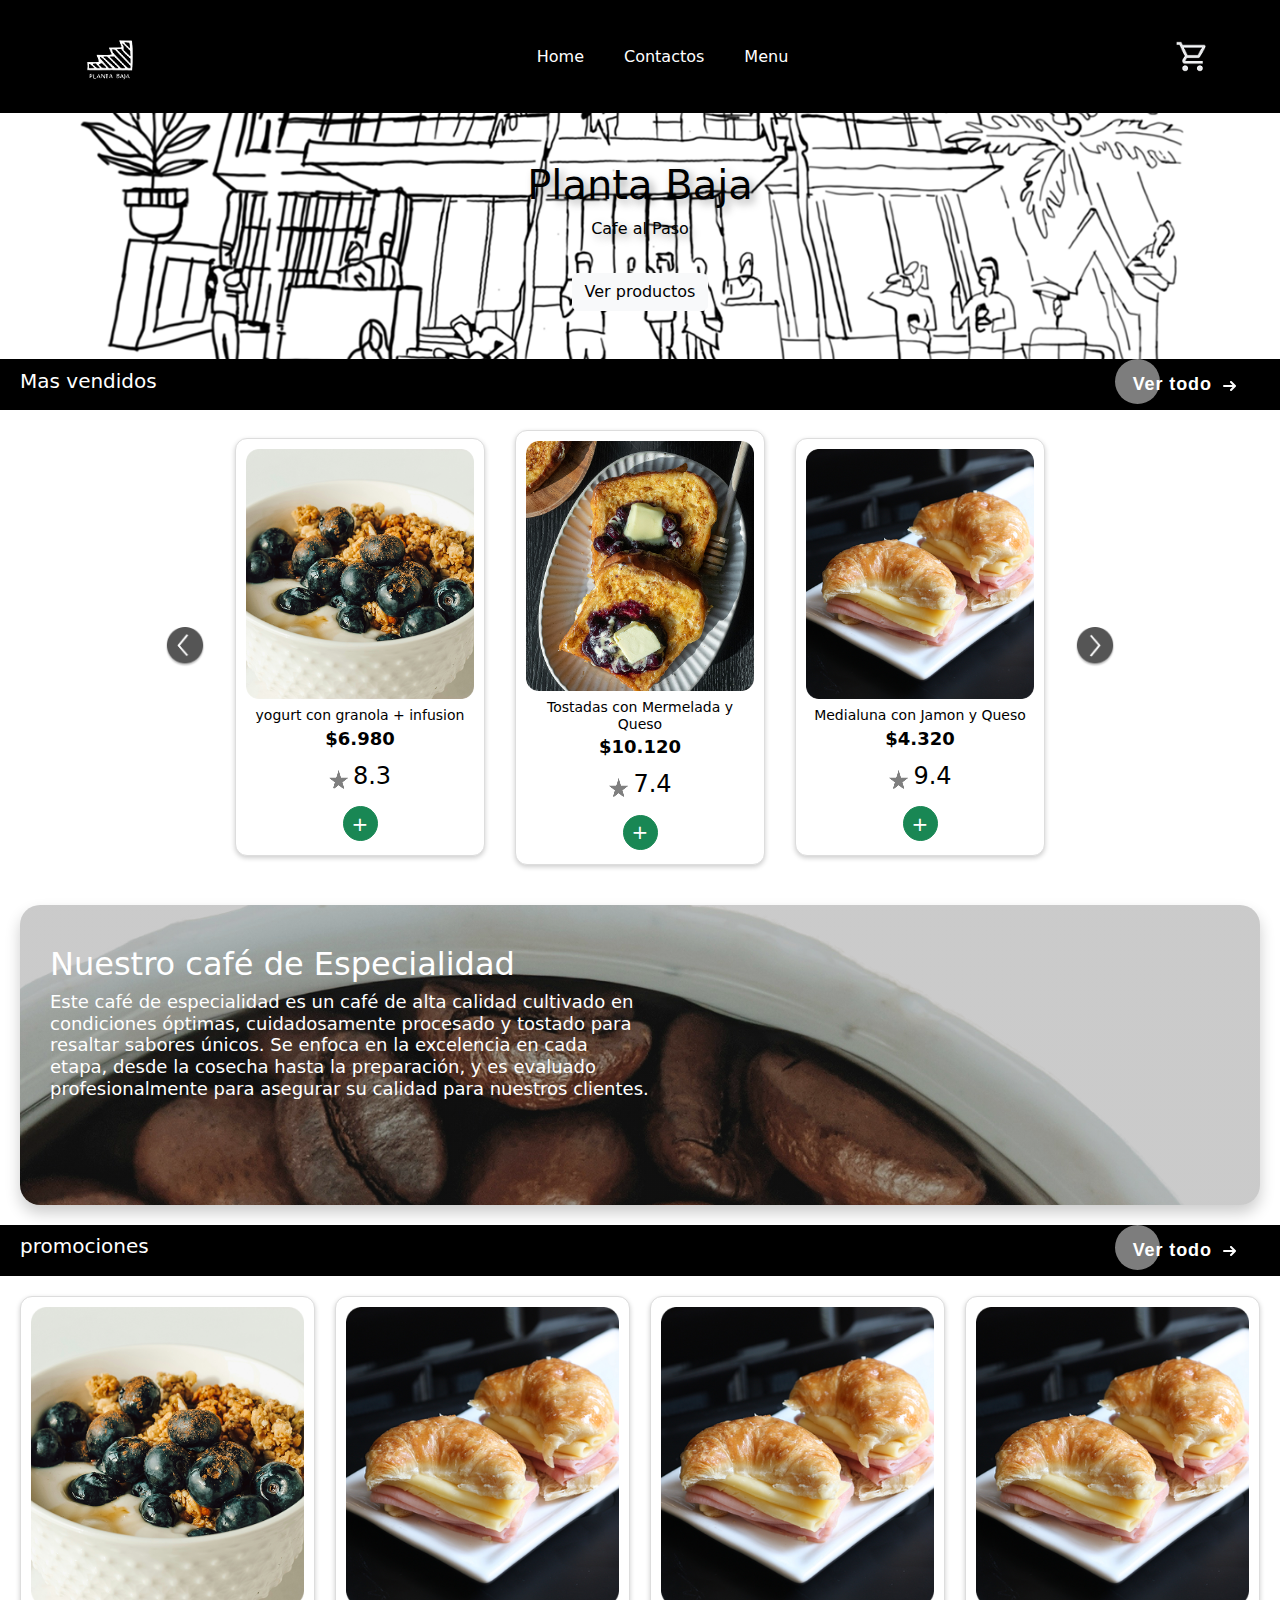
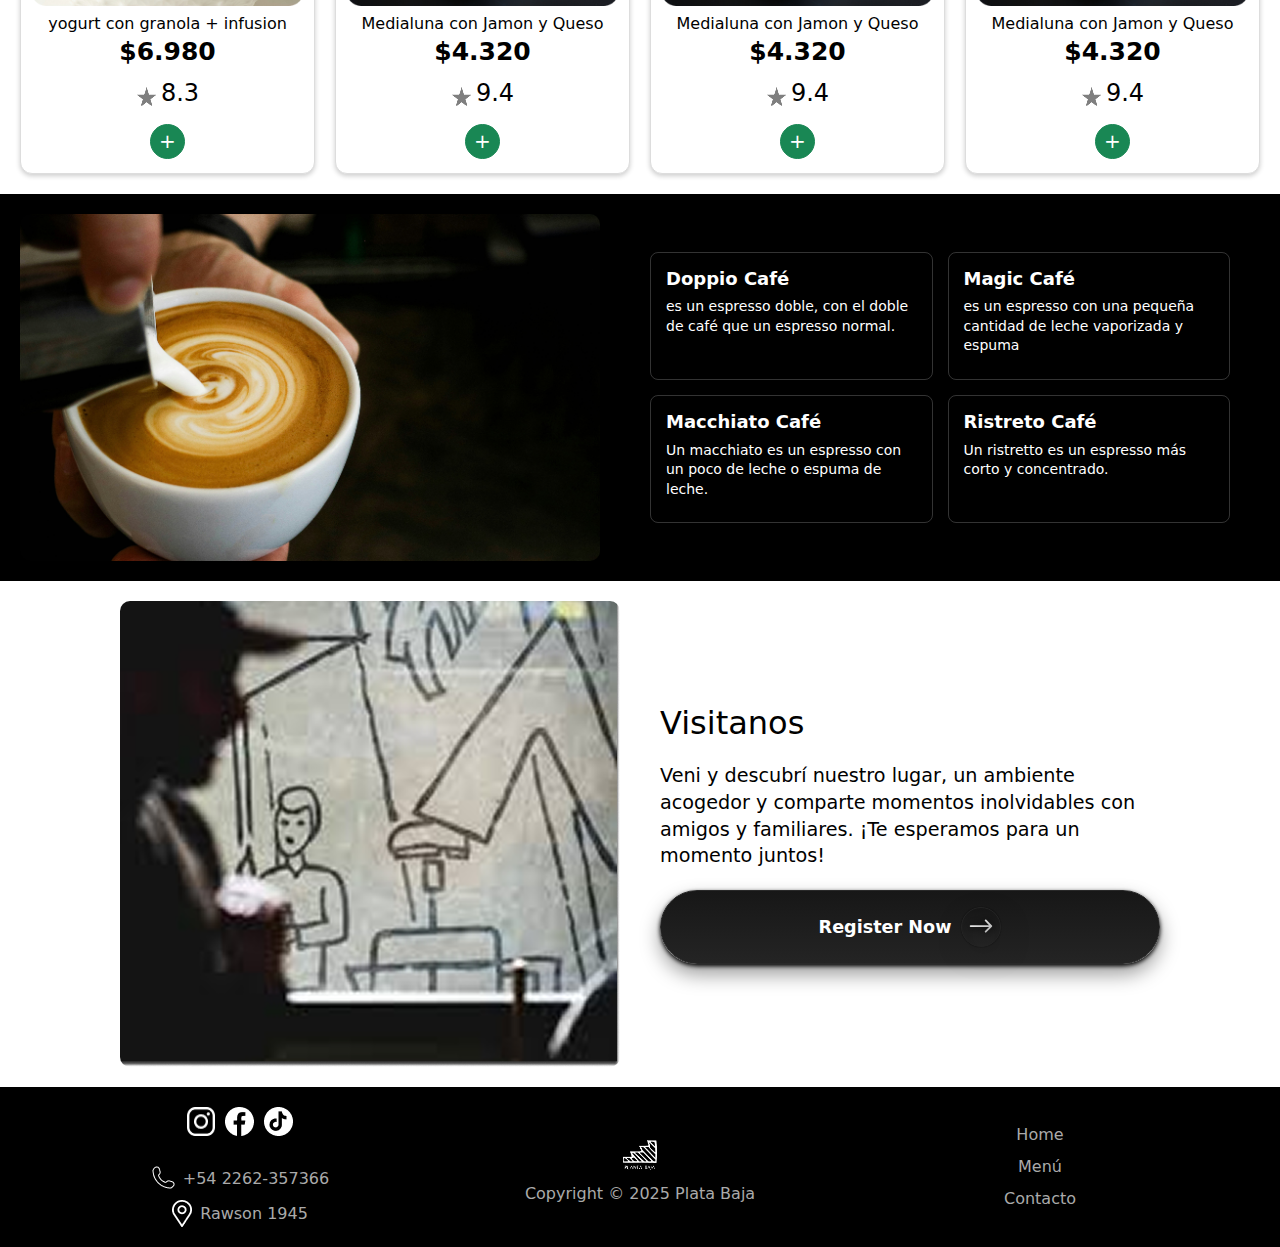
<file: index.html>
<!DOCTYPE html>
<html lang="en">
<head>
    <meta charset="UTF-8">
    <meta name="viewport" content="width=device-width, initial-scale=1.0">
    <link rel="stylesheet" href="./style.css">
        <link href="https://cdn.jsdelivr.net/npm/bootstrap@5.3.2/dist/css/bootstrap.min.css" rel="stylesheet">
    <title>Document</title>
</head>
<body>
    <header>
        <!-- boostrap -->
        <section class="barra-menu" style="background-color: #000000;">
          <nav class="navbar navbar-expand-md container">
            <!-- LOGO -->
            <div class="navbar-brand">
                <a href="./index.html">
                    <img src="./medios/planta baja logo.png" class="rounded-end-circle" alt="Planta baja">
                </a>
            </div>
      
            <!-- Botón hamburguesa para movile-->
            <button class="navbar-toggler" type="button" data-bs-toggle="collapse" data-bs-target="#menuNav">
              <span class="navbar-toggler-icon"></span>
            </button>
      
            <!-- Menú colapsable -->
            <div class="collapse navbar-collapse justify-content-center" id="menuNav">
              <ul class="navbar-nav mx-auto gap-4 text-center">
                <li class="nav-item">
                  <a class="nav-link text-white" href="#">Home</a>
                </li>
                <li class="nav-item ">
                  <a class="nav-link text-white" href="./pages/contacto.html">Contactos</a>
                </li>
                <li class="nav-item ">
                  <a class="nav-link text-white" href="./pages/menu.html">Menu</a>
                </li>
              </ul>
            </div>
      
            <!-- Carrito -->
            <div class=" ms-3 d-flex">
              <img src="./medios/Carrito.png" alt="Carrito" style="width: 35px;">
            </div>
          </nav>
        </section>
    </header>
    <main>
        <!--presentacion-->
        <section>
            <!-- boostrap -->
            <div class="container-fluid banner dark-text text-center p-5">
                <h1 class="sombra-textos">Planta Baja</h1>
                <p class="sombra-textos">Cafe al Paso</p>
                <a class="btn btn-light mt-3" href="./pages/menu.html">Ver productos</a>
            </div>
        </section>

        <section class="separacion-masvendidos">
            <h2>Mas vendidos</h2>
            <div>
                <button class="cta ">
  <span>Ver todo</span>
  <svg width="15px" height="10px" viewBox="0 0 13 10">
    <path d="M1,5 L11,5"></path>
    <polyline points="8 1 12 5 8 9"></polyline>
  </svg>
</button>

            </div>
        </section>

        <!-- cards medianas -->
        <section class="cards-medianas">
            <!-- flecha -->
            <div>
                <img class="flechas" src="./medios/Flecha izq.png" alt="flecha izquierda">
            </div>
            <!-- productos -->
            <div class="productos01">
                <img src="./medios/yogurt con granola.png" alt="">
                <h3>yogurt con granola + infusion</h3>
                <h2>$6.980</h2>
                <div>
                    <img class="estrella" src="./medios/estrella.png" alt="estrella">
                    <h4>8.3</h4>
                </div>
                <div>
                   <button type="button" class="btn btn-success">+</button>
                </div>
            </div>

            <div class="productos01">
                <img src="./medios/tostadas.png" alt="tostadas con mermelada y queso">
                <h3>Tostadas con Mermelada y Queso</h3>
                <h2>$10.120</h2>
                <div>
                    <img src="./medios/estrella.png" alt="estrella">
                    <h4>7.4</h4>
                </div>
                <div>
                   <button type="button" class="btn btn-success">+</button>
                </div>
            </div>

            <div class="productos01">
                <img src="./medios/media lunas con jyq.png" alt="medialunas con jamon y queso">
                <h3>Medialuna con Jamon y Queso</h3>
                <h2>$4.320</h2>
                <div>
                    <img src="./medios/estrella.png" alt="estrella">
                    <h4>9.4</h4>
                </div>
                <div>
                   <button type="button" class="btn btn-success">+</button>
                </div>
            </div>

            <!-- flecha -->
            <div>
                <img class="flechas" src="./medios/Flecha derc.png" alt="flecha derecha ">
            </div>
        </section>

       <section class="info">
        <div class="publicidad-sobrenosotros">
            <div class="contenido-texto">
                <h2>Nuestro café de Especialidad</h1>
                <h3>Este café de especialidad es un café de alta calidad cultivado en condiciones óptimas,
      cuidadosamente procesado y tostado para resaltar sabores únicos. Se enfoca en la excelencia
      en cada etapa, desde la cosecha hasta la preparación, y es evaluado profesionalmente para asegurar
      su calidad para nuestros clientes.</h3>
            </div>
        </div>
        </section>
 
        <section class="separacion-masvendidos">
            <h2>promociones</h2>
            <div>
                <button class="cta ">
  <span>Ver todo</span>
  <svg width="15px" height="10px" viewBox="0 0 13 10">
    <path d="M1,5 L11,5"></path>
    <polyline points="8 1 12 5 8 9"></polyline>
  </svg>
</button>
            </div>
        </section>

        
        <section>
            <div class="cards-grandes">
                <div class="productos02">
                <img src="./medios/yogurt con granola.png" alt="">
                <h3>yogurt con granola + infusion</h3>
                <h2>$6.980</h2>
                <div>
                    <img src="./medios/estrella.png" alt="estrella">
                    <h4>8.3</h4>
                </div>
                <div>
                   <button type="button" class="btn btn-success">+</button>
                </div>
               </div>

                <div class="productos02">
                <img src="./medios/media lunas con jyq.png" alt="medialunas con jamon y queso">
                <h3>Medialuna con Jamon y Queso</h3>
                <h2>$4.320</h2>
                <div>
                    <img src="./medios/estrella.png" alt="estrella">
                    <h4>9.4</h4>
                </div>
                <div>
                   <button type="button" class="btn btn-success">+</button>
                </div>
               </div>

               <div class="productos02">
                <img src="./medios/media lunas con jyq.png" alt="medialunas con jamon y queso">
                <h3>Medialuna con Jamon y Queso</h3>
                <h2>$4.320</h2>
                <div>
                    <img src="./medios/estrella.png" alt="estrella">
                    <h4>9.4</h4>
                </div>
                <div>
                   <button type="button" class="btn btn-success">+</button>
                </div>
               </div>

                <div class="productos02">
                <img src="./medios/media lunas con jyq.png" alt="medialunas con jamon y queso">
                <h3>Medialuna con Jamon y Queso</h3>
                <h2>$4.320</h2>
                <div>
                    <img src="./medios/estrella.png" alt="estrella">
                    <h4>9.4</h4>
                </div>
                <div>
                   <button type="button" class="btn btn-success">+</button>
                </div>
               </div>
            </div>
        </section>
        <section class="tipos-cafe">
  <div class="contenedor">
    <div class="imagen">
      <img src="./medios/cafe foto.png" alt="cafe planta baja">
    </div>
    <div class="tarjetas">
      <div class="tarjeta">
        <h2>Doppio Café</h2>
        <h3>es un espresso doble, con el doble de café que un espresso normal.</h3>
      </div>
      <div class="tarjeta">
        <h2>Magic Café</h2>
        <h3>es un espresso con una pequeña cantidad de leche vaporizada y espuma</h3>
      </div>
      <div class="tarjeta">
        <h2>Macchiato Café</h2>
        <h3>Un macchiato es un espresso con un poco de leche o espuma de leche.</h3>
      </div>
      <div class="tarjeta">
        <h2>Ristreto Café</h2>
        <h3>Un ristretto es un espresso más corto y concentrado.</h3>
      </div>
    </div>
  </div>
</section>
       <section class="info-2">
  <div class="contenedor-2"> 
    <div class="imagen-2">
      <img src="./medios/planta baja fotos.png" alt="fotos lugar planta baja">
    </div>
    <div class="tarjetas-2">
      <h2>Visitanos</h2>
      <h3>Veni y descubrí nuestro lugar, un ambiente acogedor y comparte momentos inolvidables con amigos y familiares. ¡Te esperamos para un momento juntos!</h3>
      <button class="styled-button">
        Register Now
        <div class="inner-button">
    <svg
      id="Arrow"
      viewBox="0 0 32 32"
      xmlns="http://www.w3.org/2000/svg"
      height="30px"
      width="30px"
      class="icon"
    >
      <defs>
        <linearGradient y2="100%" x2="100%" y1="0%" x1="0%" id="iconGradient">
          <stop style="stop-color:#FFFFFF;stop-opacity:1" offset="0%"></stop>
          <stop style="stop-color:#AAAAAA;stop-opacity:1" offset="100%"></stop>
        </linearGradient>
      </defs>
      <path
        fill="url(#iconGradient)"
        d="M4 15a1 1 0 0 0 1 1h19.586l-4.292 4.292a1 1 0 0 0 1.414 1.414l6-6a.99.99 0 0 0 .292-.702V15c0-.13-.026-.26-.078-.382a.99.99 0 0 0-.216-.324l-6-6a1 1 0 0 0-1.414 1.414L24.586 14H5a1 1 0 0 0-1 1z"
      ></path>
    </svg>
  </div>
</button>
                </div>
            </div>
        </section>
    </main>
    <footer>
  <section class="footer">
    <div class="footer-left">
      <div class="social-icons">
        <img src="./medios/instagram.png" alt="instagram">
        <img src="./medios/facebook.png" alt="facebook">
        <img src="./medios/tik tok.png" alt="tik tok">
      </div>
      <div class="contact-info">
        <img src="./medios/telefono.png" alt="telefono">
        <h2>+54 2262-357366</h2>
      </div>
      <div class="address">
        <img src="./medios/ubicacion.png" alt="ubicacion">
        <h2>Rawson 1945</h2>
      </div>
    </div>

    <div class="footer-center">
      <img src="./medios/planta baja logo.png" alt="planta baja">
      <h2>Copyright © 2025 Plata Baja</h2>
    </div>

    <div class="footer-right">
      <ul>
        <li><a href="./index.html">Home</a></li>
        <li><a href="./pages/menu.html">Menú</a></li>
        <li><a href="./pages/contacto.html">Contacto</a></li>
      </ul>
    </div>
  </section>
</footer>
    <script src="https://cdn.jsdelivr.net/npm/bootstrap@5.3.2/dist/js/bootstrap.bundle.min.js"></script>
</body>
</html>
</file>
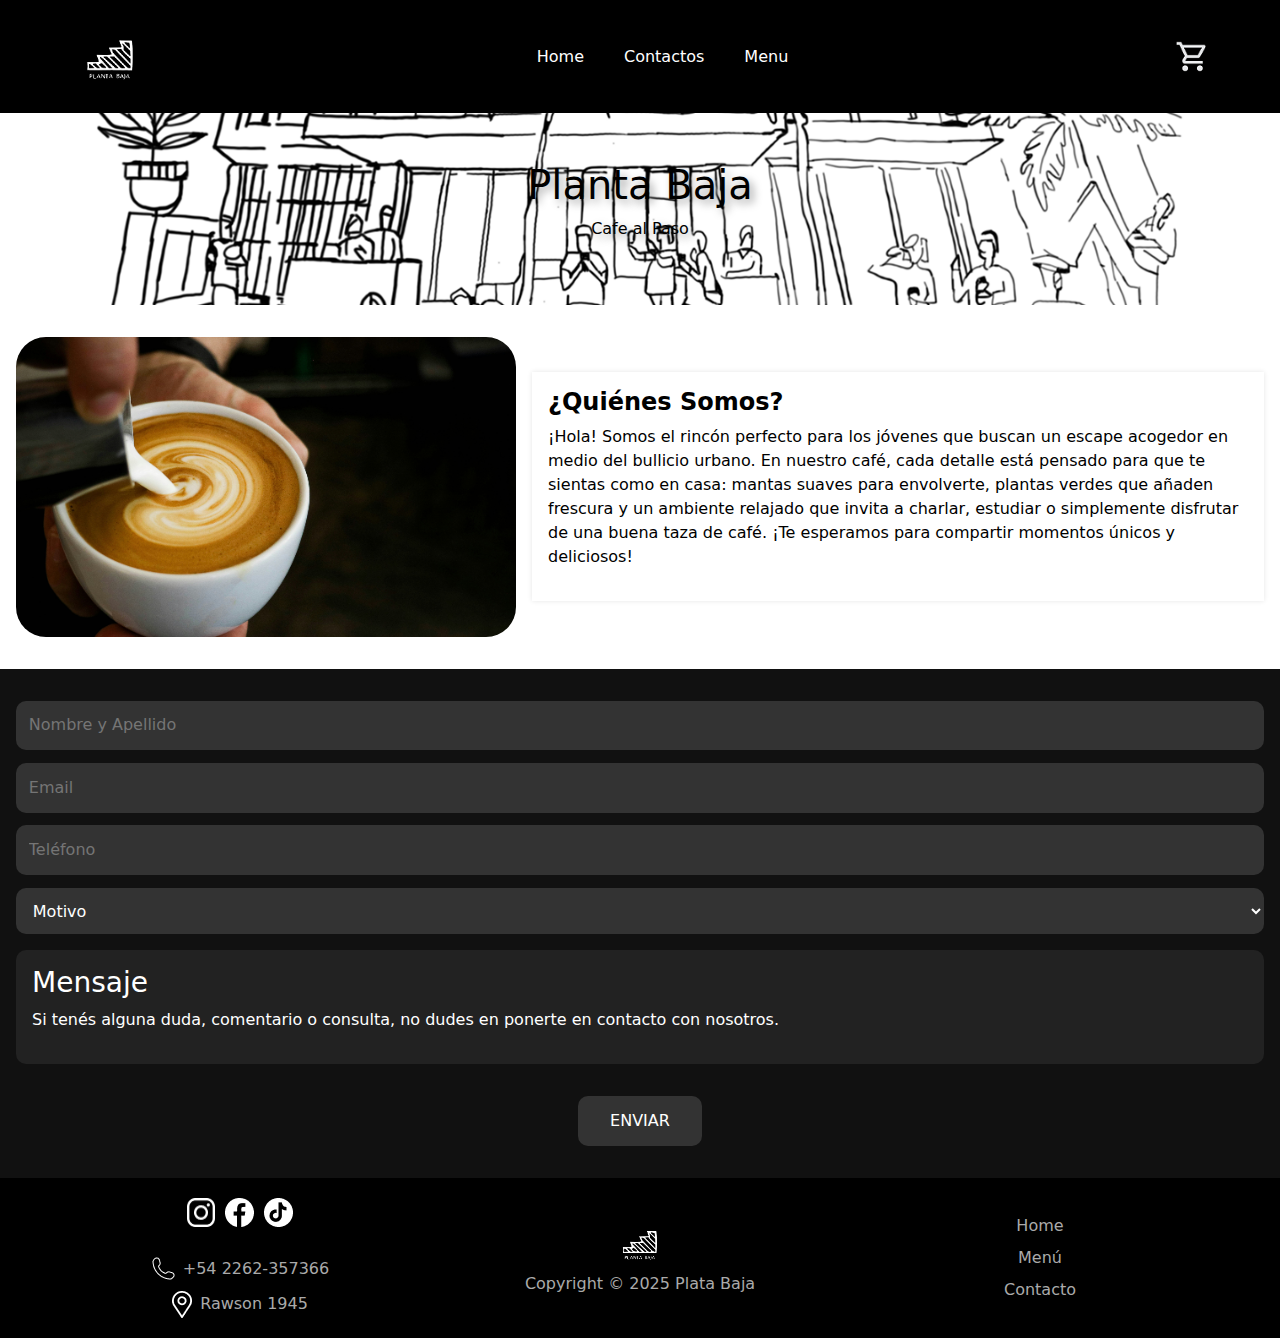
<file: pages/contacto.html>
<!DOCTYPE html>
<html lang="en">
<head>
    <meta charset="UTF-8">
    <meta name="viewport" content="width=device-width, initial-scale=1.0">
    <link rel="stylesheet" href="../style.css">
        <link href="https://cdn.jsdelivr.net/npm/bootstrap@5.3.2/dist/css/bootstrap.min.css" rel="stylesheet">
    <title>contacto</title>
</head>
<body>
    <header>
        <!-- boostrap -->
        <section class="barra-menu" style="background-color: #000000;">
          <nav class="navbar navbar-expand-md container">
            <!-- LOGO -->
            <div class="navbar-brand">
                <a href="../index.html">
                    <img src="../medios/planta baja logo.png" class="rounded-end-circle" alt="Planta baja">
                </a>
            </div>
      
            <!-- Botón hamburguesa para movile-->
            <button class="navbar-toggler" type="button" data-bs-toggle="collapse" data-bs-target="#menuNav">
              <span class="navbar-toggler-icon"></span>
            </button>
      
            <!-- Menú colapsable -->
            <div class="collapse navbar-collapse justify-content-center" id="menuNav">
              <ul class="navbar-nav mx-auto gap-4 text-center">
                <li class="nav-item">
                  <a class="nav-link text-white" href="../index.html">Home</a>
                </li>
                <li class="nav-item ">
                  <a class="nav-link text-white" href="#">Contactos</a>
                </li>
                <li class="nav-item ">
                  <a class="nav-link text-white" href="menu.html">Menu</a>
                </li>
              </ul>
            </div>
      
            <!-- Carrito -->
            <div class=" ms-3 d-flex">
              <img src="../medios/Carrito.png" alt="Carrito" style="width: 35px;">
            </div>
          </nav>
        </section>
    </header>

    <main>
        <!--presentacion-->
        <section>
            <!-- boostrap -->
            <div class="container-fluid banner dark-text text-center p-5">
                <h1 class="sombra-textos">Planta Baja</h1>
                <p class="sombra-textos">Cafe al Paso</p>
            </div>
        </section>

  <!-- Sección Nosotros -->
  <section class="nosotros">
    <div class="img-nosotros">
      <img src="../medios/cafe foto.png" alt="Café con arte">
    </div>
    <div class="texto-nosotros">
      <h2>¿Quiénes Somos?</h2>
      <p>
        ¡Hola! Somos el rincón perfecto para los jóvenes que buscan un escape acogedor en medio del bullicio urbano. En nuestro café, cada detalle está pensado para que te sientas como en casa: mantas suaves para envolverte, plantas verdes que añaden frescura y un ambiente relajado que invita a charlar, estudiar o simplemente disfrutar de una buena taza de café. ¡Te esperamos para compartir momentos únicos y deliciosos!
      </p>
    </div>
  </section>

  <!-- Sección Contacto -->
  <section class="contacto">
    <form class="formulario">
      <input type="text" placeholder="Nombre y Apellido">
      <input type="email" placeholder="Email">
      <input type="tel" placeholder="Teléfono">
      <select>
        <option disabled selected>Motivo</option>
        <option>Consulta</option>
        <option>Reserva</option>
        <option>Otro</option>
      </select>
    </form>
    <div class="mensaje">
      <h3>Mensaje</h3>
      <p>
        Si tenés alguna duda, comentario o consulta, no dudes en ponerte en contacto con nosotros.
      </p>
    </div>
    <button class="btn-enviar">ENVIAR</button>
  </section>
</main>
    <footer>
  <section class="footer">
    <div class="footer-left">
      <div class="social-icons">
        <img src="../medios/instagram.png" alt="instagram">
        <img src="../medios/facebook.png" alt="facebook">
        <img src="../medios/tik tok.png" alt="tik tok">
      </div>
      <div class="contact-info">
        <img src="../medios/telefono.png" alt="telefono">
        <h2>+54 2262-357366</h2>
      </div>
      <div class="address">
        <img src="../medios/ubicacion.png" alt="ubicacion">
        <h2>Rawson 1945</h2>
      </div>
    </div>

    <div class="footer-center">
      <img src="../medios/planta baja logo.png" alt="planta baja">
      <h2>Copyright © 2025 Plata Baja</h2>
    </div>

    <div class="footer-right">
      <ul>
        <li><a href="../index.html">Home</a></li>
        <li><a href="menu.html">Menú</a></li>
        <li><a href="contacto.html">Contacto</a></li>
      </ul>
    </div>
  </section>
</footer>
    <script src="https://cdn.jsdelivr.net/npm/bootstrap@5.3.2/dist/js/bootstrap.bundle.min.js"></script>
</body>
</html>
</file>
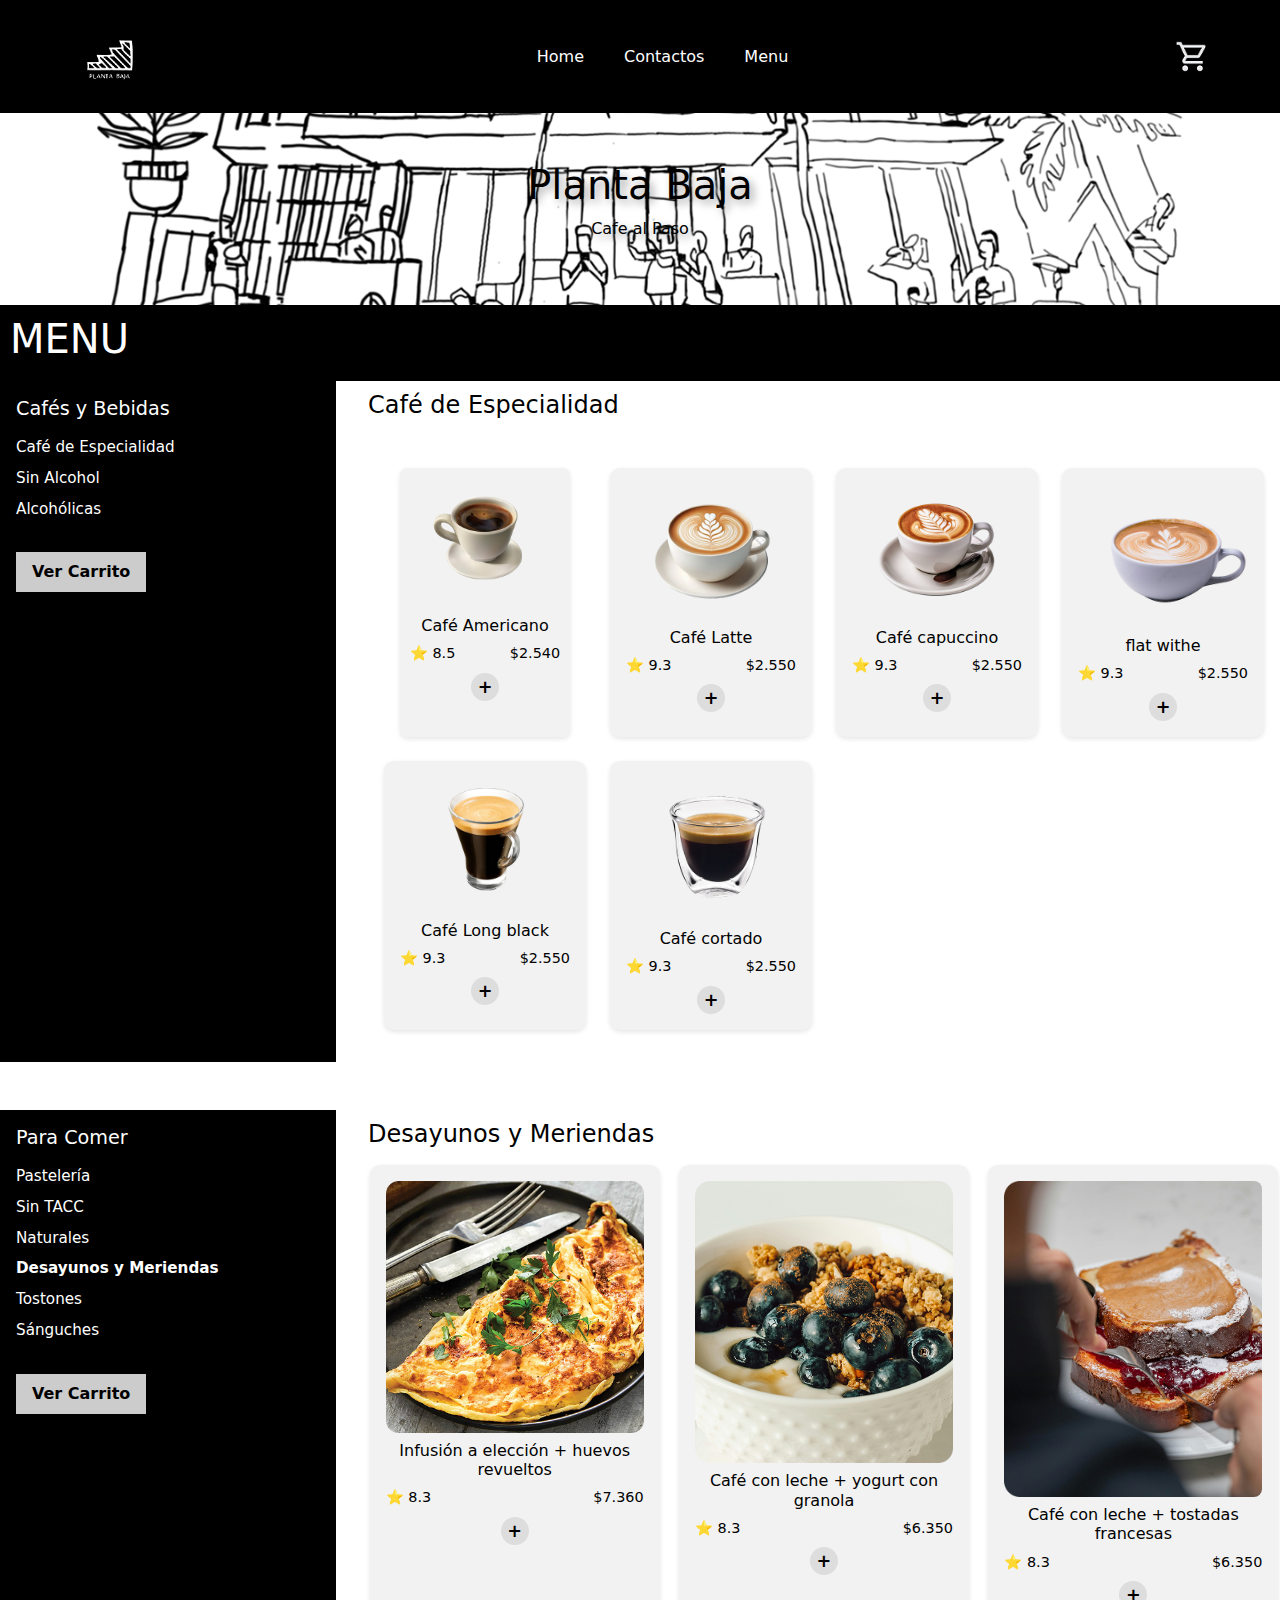
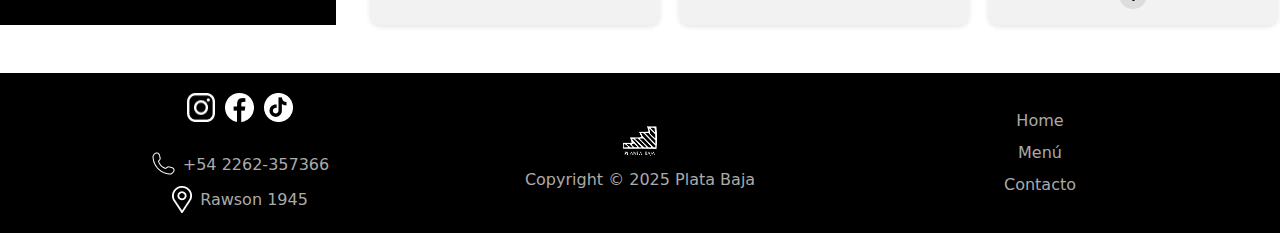
<file: pages/menu.html>
<!DOCTYPE html>
<html lang="en">
<head>
    <meta charset="UTF-8">
    <meta name="viewport" content="width=device-width, initial-scale=1.0">
    <link rel="stylesheet" href="../style.css">
        <link href="https://cdn.jsdelivr.net/npm/bootstrap@5.3.2/dist/css/bootstrap.min.css" rel="stylesheet">
    <title>menu</title>
</head>
<body>
    <header>
        <!-- boostrap -->
        <section class="barra-menu" style="background-color: #000000;">
          <nav class="navbar navbar-expand-md container">
            <!-- LOGO -->
            <div class="navbar-brand">
                <a href="../index.html">
                    <img src="../medios/planta baja logo.png" class="rounded-end-circle" alt="Planta baja">
                </a>
            </div>
      
            <!-- Botón hamburguesa para movile-->
            <button class="navbar-toggler" type="button" data-bs-toggle="collapse" data-bs-target="#menuNav">
              <span class="navbar-toggler-icon"></span>
            </button>
      
            <!-- Menú colapsable -->
            <div class="collapse navbar-collapse justify-content-center" id="menuNav">
              <ul class="navbar-nav mx-auto gap-4 text-center">
                <li class="nav-item">
                  <a class="nav-link text-white" href="../index.html">Home</a>
                </li>
                <li class="nav-item ">
                  <a class="nav-link text-white" href="contacto.html">Contactos</a>
                </li>
                <li class="nav-item ">
                  <a class="nav-link text-white" href="#">Menu</a>
                </li>
              </ul>
            </div>
      
            <!-- Carrito -->
            <div class=" ms-3 d-flex">
              <img src="../medios/Carrito.png" alt="Carrito" style="width: 35px;">
            </div>
          </nav>
        </section>
    </header>

     <main class="menu">
        <!--presentacion-->
        <section>
            <!-- boostrap -->
            <div class="container-fluid banner dark-text text-center p-5">
                <h1 class="sombra-textos">Planta Baja</h1>
                <p class="sombra-textos">Cafe al Paso</p>
            </div>
        </section>

  <!-- Sección Título -->
  <section class="menu-hero">
    <div class="menu-ilustracion"></div>
    <h1>MENU</h1>
  </section>

  <!-- Categoría: Café de Especialidad -->
  <section class="categoria">
    <aside class="filtros">
      <h2>Cafés y Bebidas</h2>
      <ul>
        <li>Café de Especialidad</li>
        <li>Sin Alcohol</li>
        <li>Alcohólicas</li>
      </ul>
      <button>Ver Carrito</button>
    </aside>

    <div class="productos">
      <h3>Café de Especialidad</h3>
      <div class="grid-productos-cafes">
        <article class="producto-cafe">
          <img src="../medios/card chica (cafes).png" alt="Café Americano">
          <h4>Café Americano</h4>
          <div class="info">
            <span>⭐ 8.5</span>
            <span>$2.540</span>
          </div>
          <button class="agregar-cafe">+</button>
        </article>

        <article class="producto">
          <img src="../medios/cafe latte.png" alt="Café Latte">
          <h4>Café Latte</h4>
          <div class="info">
            <span>⭐ 9.3</span>
            <span>$2.550</span>
          </div>
          <button class="agregar">+</button>
        </article>

        <article class="producto">
          <img src="../medios/cappuccino.png" alt="Café Latte">
          <h4>Café capuccino</h4>
          <div class="info">
            <span>⭐ 9.3</span>
            <span>$2.550</span>
          </div>
          <button class="agregar">+</button>
        </article>

        <article class="producto">
          <img src="../medios/flat withe.png" alt="Café Latte">
          <h4>flat withe</h4>
          <div class="info">
            <span>⭐ 9.3</span>
            <span>$2.550</span>
          </div>
          <button class="agregar">+</button>
        </article>

        <article class="producto">
          <img src="../medios/long black.png" alt="Café Latte">
          <h4>Café Long black</h4>
          <div class="info">
            <span>⭐ 9.3</span>
            <span>$2.550</span>
          </div>
          <button class="agregar">+</button>
        </article>


        <article class="producto">
          <img src="../medios/cafe cortado.png" alt="Café Latte">
          <h4>Café cortado</h4>
          <div class="info">
            <span>⭐ 9.3</span>
            <span>$2.550</span>
          </div>
          <button class="agregar">+</button>
        </article>

      </div>
    </div>
  </section>

  <!-- Categoría: Desayunos y Meriendas -->
  <section class="categoria">
    <aside class="filtros">
      <h2>Para Comer</h2>
      <ul>
        <li>Pastelería</li>
        <li>Sin TACC</li>
        <li>Naturales</li>
        <li><strong>Desayunos y Meriendas</strong></li>
        <li>Tostones</li>
        <li>Sánguches</li>
      </ul>
      <button>Ver Carrito</button>
    </aside>

    <div class="productos">
      <h3>Desayunos y Meriendas</h3>
      <div class="grid-productos">
        <article class="producto">
          <img src="../medios/huevos revueltos.png" alt="Infusión + heuvos revueltos">
          <h4>Infusión a elección + huevos revueltos</h4>
           <div class="info">
            <span>⭐ 8.3</span>
            <span>$7.360</span>
          </div>
          <button class="agregar">+</button>
        </article>

        <article class="producto">
          <img src="../medios/yogurt con granola.png" alt="Granola con frutas">
          <h4>Café con leche + yogurt con granola</h4>
          <div class="info">
            <span>⭐ 8.3</span>
            <span>$6.350</span>
          </div>
          <button class="agregar">+</button>
        </article>

         <article class="producto">
          <img src="../medios/tostada francesa.png" alt="tostadas francesas">
          <h4>Café con leche + tostadas francesas</h4>
          <div class="info">
            <span>⭐ 8.3</span>
            <span>$6.350</span>
          </div>
          <button class="agregar">+</button>
        </article>
      </div>
    </div>
  </section>

</main>
  <footer>
  <section class="footer">
    <div class="footer-left">
      <div class="social-icons">
        <img src="../medios/instagram.png" alt="instagram">
        <img src="../medios/facebook.png" alt="facebook">
        <img src="../medios/tik tok.png" alt="tik tok">
      </div>
      <div class="contact-info">
        <img src="../medios/telefono.png" alt="telefono">
        <h2>+54 2262-357366</h2>
      </div>
      <div class="address">
        <img src="../medios/ubicacion.png" alt="ubicacion">
        <h2>Rawson 1945</h2>
      </div>
    </div>

    <div class="footer-center">
      <img src="../medios/planta baja logo.png" alt="planta baja">
      <h2>Copyright © 2025 Plata Baja</h2>
    </div>

    <div class="footer-right">
      <ul>
        <li><a href="../index.html">Home</a></li>
        <li><a href="menu.html">Menú</a></li>
        <li><a href="contacto.html">Contacto</a></li>
      </ul>
    </div>
  </section>
</footer>
    <script src="https://cdn.jsdelivr.net/npm/bootstrap@5.3.2/dist/js/bootstrap.bundle.min.js"></script>
</body>
</html>
</file>
<file: style.css>
/* header home */
.barra-menu{
    background-color: black;
    padding: 15px 30px;
    display: flex;
    justify-content: space-between;
    align-items: center;
    nav{
         div{
        img{
            width: 80px;
        }
    }
    }
    }
    div{
        ul{
            list-style: none;
             display: flex;
             gap: 20px;
             margin: 0;
             padding: 0;
             ul{
                a{
                    text-decoration: none;
                    color: rgb(255, 255, 255);
                    font-weight: bold;
                    font-size: 20px;
                }
             }
             }
    }
    
/* banner home */
.banner{
        background-image: url(./medios/Banner.png);
        background-size: cover;
        background-position: center;  
    .sombra-textos{
    text-shadow: 4px 4px 8px rgba(0, 0, 0, 0.368);
}    
}

/* main home */
.separacion-masvendidos{
    background-color: black;
    h2{
        color: white;
        font-size: 20px;
    }
}

.separacion-masvendidos {
  display: flex;
  justify-content: space-between;
  align-items: center;
  padding-left: 20px;
  padding-right: 20px;
  h2 {
    font-size: 20px;
  }
}

/* cards medianas */
.cards-medianas {
  display: flex;
  gap: 30px;
  padding: 20px;
  overflow-x: auto;
  align-items: center;
  justify-content: center;
}

.flechas{
    width: 40px;
    height: 40px;
  }

.cards-medianas > .productos01 {
  background-color: #fff;
  border: 1px solid #ddd;
  border-radius: 12px;
  width: 250px;
  padding: 10px;
  box-shadow: 0 2px 5px rgba(0,0,0,0.2);
  display: flex;
  flex-direction: column;
  align-items: center;
}

.cards-medianas > .productos01 img {
  width: 100%;
  height: auto;
  border-radius: 10px;
  object-fit: cover;
}

.cards-medianas > .productos01 h3 {
  font-size: 14px;
  text-align: center;
  margin: 8px 0 4px 0;
}

.cards-medianas > .productos01 h2 {
  font-size: 18px;
  font-weight: bold;
  margin: 0 0 8px 0;
}

.cards-medianas > .productos01 .estrella {
  width: 20px;
  height: 20px;
}

.cards-medianas > .productos01 > div {
  display: flex;
  align-items: center;
  justify-content: center;
  gap: 4px;
  margin: 4px 0;
}

.cards-medianas > .productos01 button {
  width: 35px;
  height: 35px;
  border-radius: 50%;
  font-size: 20px;
  padding: 0;
}

.productos01:hover{
  transform: translateY(-5px);
  box-shadow: 0 4px 12px rgba(0,0,0,0.2);
}

/* boton ver todo boostrap*/
.cta {
  position: relative;
  margin: auto;
  padding: 12px 18px;
  transition: all 0.2s ease;
  border: none;
  background: none;
  cursor: pointer;
}

.cta:before {
  content: "";
  position: absolute;
  top: 0;
  left: 0;
  display: block;
  border-radius: 50px;
  background: #7d7d7d;
  width: 45px;
  height: 45px;
  transition: all 0.3s ease;
}

.cta span {
  position: relative;
  font-family: "Ubuntu", sans-serif;
  font-size: 18px;
  font-weight: 700;
  letter-spacing: 0.05em;
  color: #ffffff;
}

.cta svg {
  position: relative;
  top: 0;
  margin-left: 10px;
  fill: none;
  stroke-linecap: round;
  stroke-linejoin: round;
  stroke: #fefefe;
  stroke-width: 2;
  transform: translateX(-5px);
  transition: all 0.3s ease;
}

.cta:hover:before {
  width: 100%;
  background: #7d7d7d;
}

.cta:hover svg {
  transform: translateX(0);
}

.cta:active {
  transform: scale(0.95);
}
/* boton como llegar boostrap */
.styled-button {
  position: relative;
  padding: 1rem 2rem;
  font-size: 1.1rem;
  font-weight: bold;
  color: #ffffff;
  background: linear-gradient(to bottom, #171717, #242424);
  border-radius: 9999px;
  cursor: pointer;
  box-shadow: 0 2px 4px rgba(0, 0, 0, 1), 0 10px 20px rgba(0, 0, 0, 0.4);
  transition: all 0.2s ease;
  display: inline-flex;
  align-items: center;
  justify-content: center;
  border: 1px solid #292929;
}

.styled-button::before {
  content: "";
  position: absolute;
  top: -2px;
  right: -1px;
  bottom: -1px;
  left: -1px;
  background: linear-gradient(to bottom, #292929, #000000);
  z-index: -1;
  border-radius: 9999px;
  transition: all 0.2s ease;
  opacity: 1;
}

.styled-button:active {
  transform: translateY(2px);
  box-shadow: 0 1px 2px rgba(0, 0, 0, 1), 0 5px 10px rgba(0, 0, 0, 0.4);
}

.styled-button .inner-button {
  position: relative; 
  display: flex;
  align-items: center;
  justify-content: center;
  background: linear-gradient(to bottom, #171717, #242424);
  width: 40px;
  height: 40px;
  margin-left: 10px;
  border-radius: 50%;
  box-shadow: 0 0 1px rgba(0, 0, 0, 1);
  border: 1px solid #252525;
  transition: all 0.2s ease;
}

.styled-button .inner-button::before {
  content: "";
  position: absolute;
  top: -2px;
  right: -1px;
  bottom: -1px;
  left: -1px;
  background: linear-gradient(to bottom, #292929, #000000);
  z-index: -1;
  border-radius: 9999px;
  transition: all 0.2s ease;
  opacity: 1;
}
.styled-button .inner-button .icon {
  filter: drop-shadow(0 10px 20px rgba(26, 25, 25, 0.9))
    drop-shadow(0 0 4px rgba(0, 0, 0, 1));
  transition: all 0.4s ease-in-out;
}
.styled-button .inner-button .icon:hover {
  filter: drop-shadow(0 10px 20px rgba(50, 50, 50, 1))
    drop-shadow(0 0 20px rgba(2, 2, 2, 1));
  transform: rotate(-35deg);
}

.info{
  .publicidad-sobrenosotros{
  height: 300px;
  display: flex;
  border-radius: 20px;
  padding: 30px;
  color: rgb(255, 255, 255);
  background-image:
    linear-gradient(to right, rgba(55, 55, 55, 0.263)),
    url('./medios/cafe\ fotos.png'); 
  background-size: cover;
  background-position: center;
  margin: 20px;
  box-shadow: 0 8px 15px rgba(0, 0, 0, 0.2);;
        .contenido-texto {
              max-width: 600px;
              margin-top: 10px;
            h1{
              font-size: 35px;
              margin-bottom: 10px;
            }
            h3{
                font-size: 18px;
            }
}
}
}

/* cards grandes */
.cards-grandes{
  display: flex;
  gap: 20px;
  padding: 20px;
  overflow-x: auto;
  align-items: center;
  justify-content: center;
}

.cards-grandes > .productos02 {
  background-color: #fff;
  border: 1px solid #ddd;
  border-radius: 12px;
  width: 350px;
  padding: 10px;
  box-shadow: 0 2px 5px rgba(0,0,0,0.2);
  display: flex;
  flex-direction: column;
  align-items: center;
}

.cards-grandes > .productos02 img {
  width: 100%;
  height: auto;
  border-radius: 10px;
  object-fit: cover;
}

.cards-grandes > .productos02 h3 {
  font-size: 16px;
  text-align: center;
  margin: 8px 0 4px 0;
}

.cards-grandes > .productos02 h2 {
  font-size: 25px;
  font-weight: bold;
  margin: 0 0 8px 0;
}

.cards-grandes > .productos02 .estrella {
  width: 25px;
  height: 25px;
}

.cards-grandes > .productos02 > div {
  display: flex;
  align-items: center;
  justify-content: center;
  gap: 4px;
  margin: 4px 0;
}

.cards-grandes > .productos02 button {
  width: 35px;
  height: 35px;
  border-radius: 50%;
  font-size: 20px;
  padding: 0;
}

.productos02:hover{
  transform: translateY(-5px);
  box-shadow: 0 4px 12px rgba(0,0,0,0.2);
}

/* publi info cafes */
.tipos-cafe {
  background-color: black;
  padding: 20px;
}

.tipos-cafe .contenedor {
  display: flex;
  gap: 20px;
  align-items: center;
  justify-content: center;
  flex-wrap: wrap;
}

.tipos-cafe .imagen {
  flex: 1;
  min-width: 250px;
}

.tipos-cafe .imagen img {
  width: 100%;
  height: auto;
  border-radius: 10px;
  object-fit: cover;
}

.tipos-cafe .tarjetas {
  flex: 1;
  display: grid;
  grid-template-columns: repeat(2, 1fr);
  gap: 15px;
  min-width: 250px;
  padding: 30px;
}

.tipos-cafe .tarjeta {
  border: 1px solid rgba(255, 255, 255, 0.2);
  padding: 15px;
  border-radius: 8px;
  color: white;
  text-align: left;
  transition: transform 0.3s ease;
}

.tipos-cafe .tarjeta:hover {
  transform: translateY(-5px);
  background-color: rgba(255, 255, 255, 0.1);
}

.tipos-cafe .tarjeta h2 {
  font-size: 18px;
  margin-bottom: 8px;
  font-weight: bold;
}

.tipos-cafe .tarjeta h3 {
  font-size: 14px;
  line-height: 1.4;
}
.info-2 {
  padding: 20px;
  color: rgb(0, 0, 0);
}

.info-2 .contenedor-2 {
  display: flex;
  gap: 40px;
  align-items: center;
  justify-content: center;
  flex-wrap: wrap;
  max-width: 1200px;
  margin: 0 auto;
}

.info-2 .imagen-2 {
  flex: 1 1 300px;
  max-width: 500px;
}

.info-2 .imagen-2 img {
  width: 100%;
  height: auto;
  border-radius: 10px;
  object-fit: cover;
}

.info-2 .tarjetas-2 {
  flex: 1 1 300px;
  max-width: 500px;
  display: flex;
  flex-direction: column;
  justify-content: flex-start;
  gap: 20px;
}

.info-2 .tarjetas-2 h2 {
  margin: 0;
  font-size: 2rem;
}

.info-2 .tarjetas-2 h3 {
  margin: 0;
  font-size: 1.2rem;
  line-height: 1.4;
}
/* footer */
.footer {
  background-color: #000;
  color: #fff;
  display: flex;
  justify-content: space-between;
  align-items: center;
  padding: 20px 40px;
  flex-wrap: wrap;
}

.footer > div {
  flex: 1 1 250px;
  display: flex;
  flex-direction: column;
  align-items: center;
  gap: 10px;
  text-align: center;
}

.footer img {
  max-width: 30px;
  height: auto;
}

.footer-center img {
  max-width: 60px;
  height: auto;
}

.footer-left .social-icons {
  display: flex;
  gap: 10px;
  justify-content: center;
  flex-wrap: wrap;
  padding-bottom: 20px;
}

.footer-left .contact-info,
.address {
  display: flex;
  align-items: center;
  gap: 8px;
  justify-content: center;
}
.footer-right ul {
  list-style: none;
  padding: 0;
  margin: 0;
  display: flex;
  flex-direction: column;
  gap: 8px;
}

.footer-right ul li a {
  color: #aaa;
  text-decoration: none;
  transition: color 0.3s;
}

.footer-right ul li a:hover {
  color: #fff;
}

.footer h2 {
  font-size: 1rem;
  margin: 0;
  font-weight: normal;
  color: #aaa;
}

/* CONTACTOS */
main {
  background-color: #fff;
  color: #000;
}

/* Nosotros */
.nosotros {
  display: flex;
  flex-wrap: wrap;
  align-items: center;
  padding: 2rem 1rem;
  gap: 1rem;
}

.img-nosotros img {
  width: 100%;
  max-width: 500px;
  border-radius: 30px;
}

.texto-nosotros {
  flex: 1;
  background: #fff;
  padding: 1rem;
  box-shadow: 0 0 5px rgba(0,0,0,0.1);
}

.texto-nosotros h2 {
  font-weight: bold;
  font-size: 1.5rem;
}

/* Contacto */
.contacto {
  background-color: #111;
  color: #fff;
  padding: 2rem 1rem;
  display: flex;
  flex-direction: column;
  gap: 1rem;
}

.formulario {
  display: flex;
  flex-direction: column;
  gap: 0.8rem;
}

.formulario input,
.formulario select {
  padding: 0.8rem;
  border: none;
  border-radius: 10px;
  background-color: #333;
  color: #fff;
}

.mensaje {
  background-color: #222;
  padding: 1rem;
  border-radius: 10px;
}

.btn-enviar {
  margin-top: 1rem;
  align-self: center;
  background-color: #333;
  color: #fff;
  border: none;
  padding: 0.8rem 2rem;
  border-radius: 10px;
  cursor: pointer;
}
.btn-enviar:hover {
  transform: scale(1.05) translateY(-3px); /* 👈 se agranda y sube */
  color: black;
  background-color: white;
  box-shadow: 0 0 8px rgba(0,0,0,0.2);
}

/* MENU */

.menu-hero{
  background-color: #000;
  color: white;
  font-size: 20px;
  padding: 10px;
}

.categoria {
  display: flex;
  flex-wrap: wrap;
  margin-bottom: 3rem;
  gap: 2rem;
}

.filtros {
  flex: 1;
  min-width: 180px;
  background-color: #000;
  color: #fff;
  padding: 1rem;
}

.filtros h2 {
  font-size: 1.2rem;
  margin-bottom: 1rem;
}

.filtros ul {
  list-style: none;
  padding: 0;
}

.filtros li {
  margin: 0.5rem 0;
  font-size: 0.95rem;
}

.filtros button {
  margin-top: 1rem;
  padding: 0.5rem 1rem;
  background: #ccc;
  border: none;
  font-weight: bold;
  cursor: pointer;
}

.productos {
  flex: 3;
}

.productos h3 {
  font-size: 1.5rem;
  margin-bottom: 1rem;
  padding-top: 10px;
}

.grid-productos {
  display: grid;
  grid-template-columns: repeat(auto-fit, minmax(140px, 1fr));
  gap: 1rem; 
  justify-content: center;
}

.producto {
  background: #f2f2f2;
  padding: 1rem;
  border-radius: 10px;
  text-align: center;
  position: relative;
  box-shadow: 0 2px 5px rgba(0,0,0,0.1);
  max-width: 290px; 
  margin: 0 auto;
}

.producto img {
  max-width: 100%;
  height: auto;
  border-radius: 8px;
}

.producto h4 {
  font-size: 1rem;
  margin: 0.5rem 0;
}

.producto .info {
  display: flex;
  justify-content: space-between;
  font-size: 0.9rem;
  margin-bottom: 0.5rem;
}

.agregar {
  background-color: #ddd;
  border: none;
  border-radius: 50%;
  width: 28px;
  height: 28px;
  font-size: 1.1rem;
  cursor: pointer;
  font-weight: bold;
  transition: all 0.2s ease;
}

.agregar:hover {
  background-color: #000;
  color: #fff;
  transform: scale(1.1);
}

/* Contenedor de la card */
/* Contenedor general para que se separen las cards */
.grid-productos-cafes {
  display: grid;
  grid-template-columns: repeat(auto-fit, minmax(180px, 1fr));
  gap: 1.5rem;
  justify-content: center;
  padding: 2rem 1rem;
}

/* Card individual */
.producto-cafe {
  background: #f2f2f2;
  padding: 10px;
  border-radius: 7px;
  text-align: center;
  position: relative;
  box-shadow: 0 2px 5px rgba(0,0,0,0.1);
  max-width: 180px;
  margin: 0 auto;
  transition: transform 0.2s;
}

/* Imagen */
.producto-cafe img {
  max-width: 100%;
  height: 120px;
  object-fit: contain;
  border-radius: 8px;
  margin-bottom: 10px;
}

/* Nombre del producto */
.producto-cafe h4 {
  font-size: 1rem;
  margin: 0.5rem 0;
}

/* Info: precio y rating */
.producto-cafe .info {
  display: flex;
  justify-content: space-between;
  font-size: 0.9rem;
  margin-bottom: 0.5rem;
}

/* Botón + */
.agregar-cafe {
  background-color: #ddd;
  border: none;
  border-radius: 50%;
  width: 28px;
  height: 28px;
  font-size: 1.1rem;
  cursor: pointer;
  font-weight: bold;
  transition: all 0.2s ease;
}

.agregar-cafe:hover {
  background-color: #000;
  color: #fff;
  transform: scale(1.1);
}
</file>
